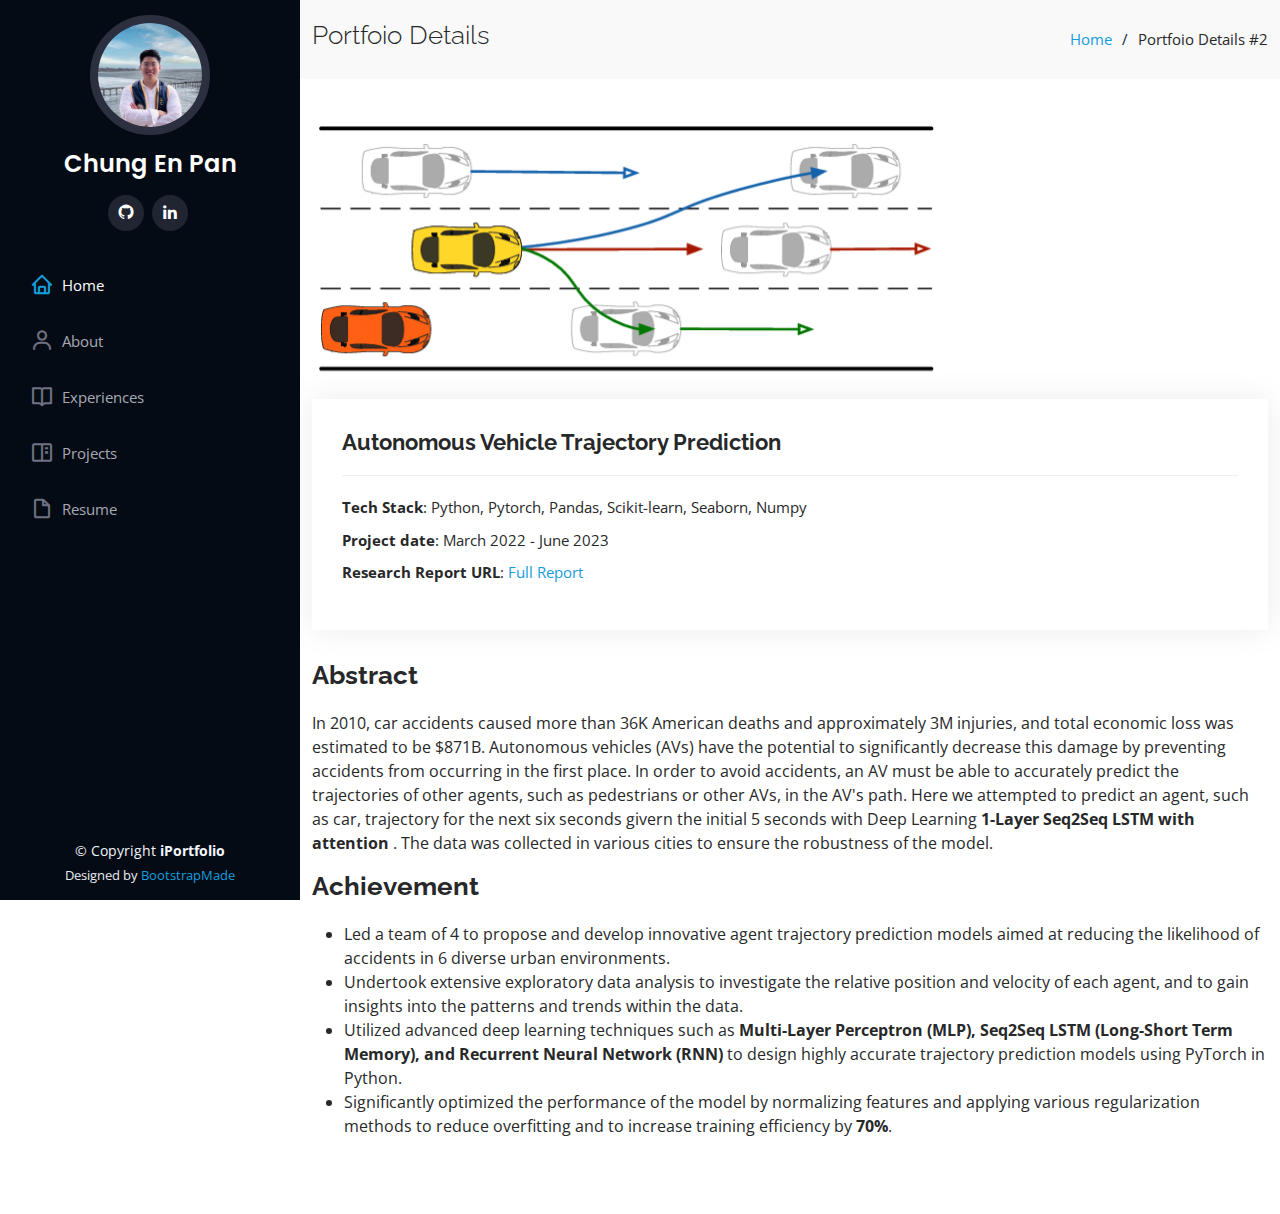
<file: av.html>
<!DOCTYPE html>
<html lang="en">

<head>
  <meta charset="utf-8">
  <meta content="width=device-width, initial-scale=1.0" name="viewport">

  <title>Project Details #2</title>
  <meta content="" name="description">
  <meta content="" name="keywords">

  <!-- Favicons -->
  <link href="assets/img/favicon.png" rel="icon">
  <link href="assets/img/apple-touch-icon.png" rel="apple-touch-icon">

  <!-- Google Fonts -->
  <link
    href="https://fonts.googleapis.com/css?family=Open+Sans:300,300i,400,400i,600,600i,700,700i|Raleway:300,300i,400,400i,500,500i,600,600i,700,700i|Poppins:300,300i,400,400i,500,500i,600,600i,700,700i"
    rel="stylesheet">

  <!-- Vendor CSS Files -->
  <link href="assets/vendor/aos/aos.css" rel="stylesheet">
  <link href="assets/vendor/bootstrap/css/bootstrap.min.css" rel="stylesheet">
  <link href="assets/vendor/bootstrap-icons/bootstrap-icons.css" rel="stylesheet">
  <link href="assets/vendor/boxicons/css/boxicons.min.css" rel="stylesheet">
  <link href="assets/vendor/glightbox/css/glightbox.min.css" rel="stylesheet">
  <link href="assets/vendor/swiper/swiper-bundle.min.css" rel="stylesheet">

  <!-- Template Main CSS File -->
  <link href="assets/css/style.css" rel="stylesheet">

  <!-- =======================================================
  * Template Name: iPortfolio
  * Updated: Mar 10 2023 with Bootstrap v5.2.3
  * Template URL: https://bootstrapmade.com/iportfolio-bootstrap-portfolio-websites-template/
  * Author: BootstrapMade.com
  * License: https://bootstrapmade.com/license/
  ======================================================== -->
</head>

<body>

  <!-- ======= Mobile nav toggle button ======= -->
  <i class="bi bi-list mobile-nav-toggle d-xl-none"></i>

  <!-- ======= Header ======= -->
  <header id="header">
    <div class="d-flex flex-column">

      <div class="profile">
        <img src="assets/img/profile_avatar.jpeg" alt="" class="img-fluid rounded-circle">
        <h1 class="text-light"><a href="index.html">Chung En Pan</a></h1>
        <div class="social-links mt-3 text-center">
          <!-- <a href="#" class="twitter"><i class="bx bxl-twitter"></i></a>
          <a href="#" class="facebook"><i class="bx bxl-facebook"></i></a>
          <a href="#" class="instagram"><i class="bx bxl-instagram"></i></a>
          <a href="#" class="google-plus"><i class="bx bxl-skype"></i></a>
          <a href="#" class="linkedin"><i class="bx bxl-linkedin"></i></a> -->
          <a href="https://github.com/cepan?tab=repositories" class="github"><i class="bx bxl-github"></i></a>
          <a href="https://www.linkedin.com/in/chungenpan/" class="linkedin"><i class="bx bxl-linkedin"></i></a>
        </div>
      </div>

      <nav id="navbar" class="nav-menu navbar">
        <ul>
          <li><a href="index.html#hero" class="nav-link scrollto active"><i class="bx bx-home"></i>
              <span>Home</span></a></li>
          <li><a href="index.html#about" class="nav-link scrollto"><i class="bx bx-user"></i> <span>About</span></a>
          </li>
          <li><a href="index.html#resume" class="nav-link scrollto"><i
                class='bx bx-book-open'></i><span>Experiences</span></a>
          </li>
          <li><a href="index.html#portfolio" class="nav-link scrollto"><i
                class="bx bx-book-content"></i><span>Projects</span></a>
          </li>
          <!-- <li><a href="#services" class="nav-link scrollto"><i class="bx bx-server"></i> <span>Services</span></a></li>
          <li><a href="#contact" class="nav-link scrollto"><i class="bx bx-envelope"></i> <span>Contact</span></a></li> -->
          <li><a href="https://drive.google.com/file/d/1pU8VttZKS7r6Z1XlAJk-YFLYmcA-Na4P/view?usp=sharing"
              class="nav-link scrollto" target="_blank
              "><i class="bx bx-file-blank"></i> <span>Resume</span></a></li>

        </ul>
      </nav><!-- .nav-menu -->
    </div>
  </header><!-- End Header -->

  <main id="main">

    <!-- ======= Breadcrumbs ======= -->
    <section id="breadcrumbs" class="breadcrumbs">
      <div class="container">

        <div class="d-flex justify-content-between align-items-center">
          <h2>Portfoio Details</h2>
          <ol>
            <li><a href="index.html">Home</a></li>
            <li>Portfoio Details #2</li>
          </ol>
        </div>

      </div>
    </section><!-- End Breadcrumbs -->

    <!-- ======= Portfolio Details Section ======= -->
    <section id="portfolio-details" class="portfolio-details">
      <div class="container">

        <div class="row gy-4">

          <div class="col-lg-8">
            <div class="portfolio-details-slider swiper">
              <div class="align-items-center">
                <!-- add "swiper-wrapper to make multiple images auto swipe" -->
                <div class="swiper-slide">
                  <img src="assets/img/portfolio/autovehicle.png" alt="">
                </div>

                <!-- <div class="swiper-slide">
                  <img src="assets/img/portfolio/portfolio-details-2.jpg" alt="">
                </div>

                <div class="swiper-slide">
                  <img src="assets/img/portfolio/portfolio-details-3.jpg" alt="">
                </div> -->

              </div>
              <div class="swiper-pagination"></div>
            </div>
          </div>

          <div class="col-lg-12">
            <div class="portfolio-info">
              <h3>Autonomous Vehicle Trajectory Prediction</h3>
              <ul>
                <li><strong>Tech Stack</strong>: Python, Pytorch, Pandas, Scikit-learn, Seaborn, Numpy</li>
                <li><strong>Project date</strong>: March 2022 - June 2023</li>
                <li><strong>Research Report URL</strong>: <a href="Autonomous_Vehicle_Trajectory_Prediction.pdf"
                    target="_blank">Full Report</a>
                </li>
              </ul>
            </div>
            <div class="portfolio-description">
              <h2>Abstract</h2>
              <p>
                In 2010, car accidents caused more than 36K American deaths and approximately 3M injuries, and total
                economic loss was estimated to be $871B. Autonomous vehicles (AVs) have the potential to
                significantly decrease this damage by preventing accidents from occurring in the first place. In order
                to avoid accidents, an AV must be able to accurately predict the trajectories of other agents, such as
                pedestrians or other AVs, in the AV's path. Here we attempted to predict an agent, such as car,
                trajectory for the next six seconds givern the initial 5 seconds with Deep Learning <strong>1-Layer
                  Seq2Seq LSTM with attention</strong> . The data was collected in various cities to ensure the
                robustness of the
                model.
              </p>
              <h2>Achievement</h2>
              <p>
              <ul>
                <li>Led a team of 4 to propose and develop innovative agent trajectory prediction models aimed at
                  reducing the likelihood of accidents in 6 diverse urban environments.</li>
                <li>Undertook extensive exploratory data analysis to investigate the relative position and velocity of
                  each agent, and to gain insights into the patterns and trends within the data.</li>
                <li>Utilized advanced deep learning techniques such as <strong>Multi-Layer Perceptron (MLP), Seq2Seq
                    LSTM (Long-Short Term Memory), and Recurrent Neural Network (RNN)</strong> to design highly accurate
                  trajectory prediction models using PyTorch in Python.</li>
                <li>Significantly optimized the performance of the model by normalizing features and applying various
                  regularization methods to reduce overfitting and to increase training efficiency by <strong>
                    70%</strong>.</li>
              </ul>
              </p>
            </div>
          </div>

        </div>

      </div>
    </section><!-- End Portfolio Details Section -->

  </main><!-- End #main -->

  <!-- ======= Footer ======= -->
  <footer id="footer">
    <div class="container">
      <div class="copyright">
        &copy; Copyright <strong><span>iPortfolio</span></strong>
      </div>
      <div class="credits">
        <!-- All the links in the footer should remain intact. -->
        <!-- You can delete the links only if you purchased the pro version. -->
        <!-- Licensing information: https://bootstrapmade.com/license/ -->
        <!-- Purchase the pro version with working PHP/AJAX contact form: https://bootstrapmade.com/iportfolio-bootstrap-portfolio-websites-template/ -->
        Designed by <a href="https://bootstrapmade.com/">BootstrapMade</a>
      </div>
    </div>
  </footer><!-- End  Footer -->

  <a href="#" class="back-to-top d-flex align-items-center justify-content-center"><i
      class="bi bi-arrow-up-short"></i></a>

  <!-- Vendor JS Files -->
  <script src="assets/vendor/purecounter/purecounter_vanilla.js"></script>
  <script src="assets/vendor/aos/aos.js"></script>
  <script src="assets/vendor/bootstrap/js/bootstrap.bundle.min.js"></script>
  <script src="assets/vendor/glightbox/js/glightbox.min.js"></script>
  <script src="assets/vendor/isotope-layout/isotope.pkgd.min.js"></script>
  <script src="assets/vendor/swiper/swiper-bundle.min.js"></script>
  <script src="assets/vendor/typed.js/typed.min.js"></script>
  <script src="assets/vendor/waypoints/noframework.waypoints.js"></script>
  <script src="assets/vendor/php-email-form/validate.js"></script>

  <!-- Template Main JS File -->
  <script src="assets/js/main.js"></script>

</body>

</html>
</file>
<file: assets/css/style.css>
/**
* Template Name: iPortfolio
* Updated: Mar 10 2023 with Bootstrap v5.2.3
* Template URL: https://bootstrapmade.com/iportfolio-bootstrap-portfolio-websites-template/
* Author: BootstrapMade.com
* License: https://bootstrapmade.com/license/
*/

/*--------------------------------------------------------------
# General
--------------------------------------------------------------*/
body {
  font-family: "Open Sans", sans-serif;
  color: #272829;
}

a {
  color: #149ddd;
  text-decoration: none;
}

a:hover {
  color: #37b3ed;
  text-decoration: none;
}

h1,
h2,
h3,
h4,
h5,
h6 {
  font-family: "Raleway", sans-serif;
}

/*--------------------------------------------------------------
# Back to top button
--------------------------------------------------------------*/
.back-to-top {
  position: fixed;
  visibility: hidden;
  opacity: 0;
  right: 15px;
  bottom: 15px;
  z-index: 996;
  background: #149ddd;
  width: 40px;
  height: 40px;
  border-radius: 50px;
  transition: all 0.4s;
}

.back-to-top i {
  font-size: 28px;
  color: #fff;
  line-height: 0;
}

.back-to-top:hover {
  background: #2eafec;
  color: #fff;
}

.back-to-top.active {
  visibility: visible;
  opacity: 1;
}

/*--------------------------------------------------------------
# Header
--------------------------------------------------------------*/
#header {
  position: fixed;
  top: 0;
  left: 0;
  bottom: 0;
  width: 300px;
  transition: all ease-in-out 0.5s;
  z-index: 9997;
  transition: all 0.5s;
  padding: 0 15px;
  background: #040b14;
  overflow-y: auto;
}

#header .profile img {
  margin: 15px auto;
  display: block;
  width: 120px;
  border: 8px solid #2c2f3f;
}

#header .profile h1 {
  font-size: 24px;
  margin: 0;
  padding: 0;
  font-weight: 600;
  -moz-text-align-last: center;
  text-align-last: center;
  font-family: "Poppins", sans-serif;
}

#header .profile h1 a,
#header .profile h1 a:hover {
  color: #fff;
  text-decoration: none;
}

#header .profile .social-links a {
  font-size: 18px;
  display: inline-block;
  background: #212431;
  color: #fff;
  line-height: 1;
  padding: 8px 0;
  margin-right: 4px;
  border-radius: 50%;
  text-align: center;
  width: 36px;
  height: 36px;
  transition: 0.3s;
}

#header .profile .social-links a:hover {
  background: #149ddd;
  color: #fff;
  text-decoration: none;
}

#main {
  margin-left: 300px;
}

@media (max-width: 1199px) {
  #header {
    left: -300px;
  }

  #main {
    margin-left: 0;
  }
}

/*--------------------------------------------------------------
# Navigation Menu
--------------------------------------------------------------*/
/* Desktop Navigation */
.nav-menu {
  padding: 30px 0 0 0;
}

.nav-menu * {
  margin: 0;
  padding: 0;
  list-style: none;
}

.nav-menu>ul>li {
  position: relative;
  white-space: nowrap;
}

.nav-menu a,
.nav-menu a:focus {
  display: flex;
  align-items: center;
  color: #a8a9b4;
  padding: 12px 15px;
  margin-bottom: 8px;
  transition: 0.3s;
  font-size: 15px;
}

.nav-menu a i,
.nav-menu a:focus i {
  font-size: 24px;
  padding-right: 8px;
  color: #6f7180;
}

.nav-menu a:hover,
.nav-menu .active,
.nav-menu .active:focus,
.nav-menu li:hover>a {
  text-decoration: none;
  color: #fff;
}

.nav-menu a:hover i,
.nav-menu .active i,
.nav-menu .active:focus i,
.nav-menu li:hover>a i {
  color: #149ddd;
}

/* Mobile Navigation */
.mobile-nav-toggle {
  position: fixed;
  right: 15px;
  top: 15px;
  z-index: 9998;
  border: 0;
  font-size: 24px;
  transition: all 0.4s;
  outline: none !important;
  background-color: #149ddd;
  color: #fff;
  width: 40px;
  height: 40px;
  display: inline-flex;
  align-items: center;
  justify-content: center;
  line-height: 0;
  border-radius: 50px;
  cursor: pointer;
}

.mobile-nav-active {
  overflow: hidden;
}

.mobile-nav-active #header {
  left: 0;
}

/*--------------------------------------------------------------
# Hero Section
--------------------------------------------------------------*/
#hero {
  width: 100%;
  height: 100vh;
  background: url("../img/hero-bg.jpeg") top center;
  background-size: cover;
}

#hero:before {
  content: "";
  background: rgba(5, 13, 24, 0.3);
  position: absolute;
  bottom: 0;
  top: 0;
  left: 0;
  right: 0;
  z-index: 1;
}

#hero .hero-container {
  position: relative;
  z-index: 2;
  min-width: 300px;
  top: 200px
}

#hero h1 {
  margin: 0 0 10px 0;
  font-size: 64px;
  font-weight: 700;
  line-height: 56px;
  color: #fff;
}

#hero p {
  color: #fff;
  margin-bottom: 50px;
  font-size: 26px;
  font-family: "Poppins", sans-serif;
}

#hero p span {
  color: #fff;
  padding-bottom: 4px;
  letter-spacing: 1px;
  border-bottom: 3px solid #149ddd;
}

@media (min-width: 1024px) {
  #hero {
    background-attachment: fixed;
  }
}

@media (max-width: 768px) {
  #hero h1 {
    font-size: 28px;
    line-height: 36px;
  }

  #hero h2 {
    font-size: 18px;
    line-height: 24px;
    margin-bottom: 30px;
  }
}

/*--------------------------------------------------------------
# Sections General
--------------------------------------------------------------*/
section {
  padding: 60px 0;
  overflow: hidden;
}

.section-bg {
  background: #f5f8fd;
}

.section-title {
  padding-bottom: 30px;
}

.section-title h2 {
  font-size: 32px;
  font-weight: bold;
  margin-bottom: 20px;
  padding-bottom: 20px;
  position: relative;
  color: #173b6c;
}

.section-title h2::after {
  content: "";
  position: absolute;
  display: block;
  width: 50px;
  height: 3px;
  background: #149ddd;
  bottom: 0;
  left: 0;
}

.section-title p {
  margin-bottom: 0;
}

/*--------------------------------------------------------------
# About
--------------------------------------------------------------*/
.about .content h3 {
  font-weight: 700;
  font-size: 26px;
  color: #173b6c;
}

.about .content ul {
  list-style: none;
  padding: 0;
}

.about .content ul li {
  margin-bottom: 20px;
  display: flex;
  align-items: center;
}

.about .content ul strong {
  margin-right: 10px;
}

.about .content ul i {
  font-size: 16px;
  margin-right: 5px;
  color: #149ddd;
  line-height: 0;
}

.about .content p:last-child {
  margin-bottom: 0;
}

/*--------------------------------------------------------------
# Facts
--------------------------------------------------------------*/
.facts {
  padding-bottom: 30px;
}

.facts .count-box {
  padding: 30px;
  width: 100%;
}

.facts .count-box i {
  display: block;
  font-size: 44px;
  color: #149ddd;
  float: left;
  line-height: 0;
}

.facts .count-box span {
  font-size: 48px;
  line-height: 40px;
  display: block;
  font-weight: 700;
  color: #050d18;
  margin-left: 60px;
}

.facts .count-box p {
  padding: 15px 0 0 0;
  margin: 0 0 0 60px;
  font-family: "Raleway", sans-serif;
  font-size: 14px;
  color: #122f57;
}

.facts .count-box a {
  font-weight: 600;
  display: block;
  margin-top: 20px;
  color: #122f57;
  font-size: 15px;
  font-family: "Poppins", sans-serif;
  transition: ease-in-out 0.3s;
}

.facts .count-box a:hover {
  color: #1f5297;
}

/*--------------------------------------------------------------
# Akills
--------------------------------------------------------------*/
.skills .progress {
  height: 60px;
  display: block;
  background: none;
  border-radius: 0;
}

.skills .progress .skill {
  padding: 0;
  margin: 0 0 6px 0;
  text-transform: uppercase;
  display: block;
  font-weight: 600;
  font-family: "Poppins", sans-serif;
  color: #050d18;
}

.skills .progress .skill .val {
  float: right;
  font-style: normal;
}

.skills .progress-bar-wrap {
  background: #dce8f8;
  height: 10px;
}

.skills .progress-bar {
  width: 1px;
  height: 10px;
  transition: 0.9s;
  background-color: #149ddd;
}

.skills-tools .skills-list {
  list-style: none;
  padding: 0;
  margin: 0;
  font-family: "Poppins", sans-serif;
}

.skills-tools .skills-list li {
  margin-bottom: 10px;
  font-size: 16px;
  color: #050d18;
  position: relative;
  padding-left: 25px;
}

.skills-tools .skills-list li::before {
  content: "\f00c";
  font-family: FontAwesome;
  position: absolute;
  left: 0;
  top: 0;
  color: #149ddd;
  font-size: 14px;
}

/*--------------------------------------------------------------
# Resume
--------------------------------------------------------------*/
.resume .resume-title {
  font-size: 26px;
  font-weight: 700;
  margin-top: 20px;
  margin-bottom: 20px;
  color: #050d18;
}

.resume .resume-item {
  padding: 0 0 20px 20px;
  margin-top: -2px;
  border-left: 2px solid #1f5297;
  position: relative;
}

.resume .resume-item h4 {
  line-height: 18px;
  font-size: 18px;
  font-weight: 600;
  text-transform: uppercase;
  font-family: "Poppins", sans-serif;
  color: #050d18;
  margin-bottom: 10px;
}

.resume .resume-item h5 {
  font-size: 16px;
  background: #e4edf9;
  padding: 5px 15px;
  display: inline-block;
  font-weight: 600;
  margin-bottom: 10px;
}

.resume .resume-item ul {
  padding-left: 20px;
}

.resume .resume-item ul li {
  padding-bottom: 10px;
}

.resume .resume-item:last-child {
  padding-bottom: 0;
}

.resume .resume-item::before {
  content: "";
  position: absolute;
  width: 16px;
  height: 16px;
  border-radius: 50px;
  left: -9px;
  top: 0;
  background: #fff;
  border: 2px solid #1f5297;
}

/*--------------------------------------------------------------
# Portfolio
--------------------------------------------------------------*/
.portfolio .portfolio-item {
  margin-bottom: 30px;
}

.portfolio #portfolio-flters {
  padding: 0;
  margin: 0 auto 35px auto;
  list-style: none;
  text-align: center;
  background: #fff;
  border-radius: 50px;
  padding: 2px 15px;
}

.portfolio #portfolio-flters li {
  cursor: pointer;
  display: inline-block;
  padding: 10px 15px 8px 15px;
  font-size: 14px;
  font-weight: 600;
  line-height: 1;
  text-transform: uppercase;
  color: #272829;
  margin-bottom: 5px;
  transition: all 0.3s ease-in-out;
}

.portfolio #portfolio-flters li:hover,
.portfolio #portfolio-flters li.filter-active {
  color: #149ddd;
}

.portfolio #portfolio-flters li:last-child {
  margin-right: 0;
}

.portfolio .portfolio-wrap {
  transition: 0.3s;
  position: relative;
  overflow: hidden;
  z-index: 1;
}

.portfolio .portfolio-wrap::before {
  content: attr(data-text);
  display: flex;
  /* add this */
  align-items: center;
  /* add this */
  justify-content: center;
  background: rgba(255, 255, 255, 0.7);
  position: absolute;
  left: 0;
  right: 0;
  top: 0;
  bottom: 0;
  transition: all ease-in-out 0.3s;
  z-index: 2;
  opacity: 0;

  font-size: medium;
  font-weight: bold;
}

.portfolio .portfolio-wrap .portfolio-links {
  opacity: 1;
  left: 0;
  right: 0;
  bottom: -60px;
  z-index: 3;
  position: absolute;
  transition: all ease-in-out 0.3s;
  display: flex;
  justify-content: center;
}

.portfolio .portfolio-wrap .portfolio-links a {
  color: #fff;
  font-size: 28px;
  text-align: center;
  background: rgba(20, 157, 221, 0.75);
  transition: 0.3s;
  width: 50%;
}

.portfolio .portfolio-wrap .portfolio-links a:hover {
  background: rgba(20, 157, 221, 0.95);
}

.portfolio .portfolio-wrap .portfolio-links a+a {
  border-left: 1px solid #37b3ed;
}

.portfolio .portfolio-wrap:hover::before {
  top: 0;
  left: 0;
  right: 0;
  bottom: 0;
  opacity: 1;
}

.portfolio .portfolio-wrap:hover .portfolio-links {
  opacity: 1;
  bottom: 0;
}

/*--------------------------------------------------------------
# Portfolio Details
--------------------------------------------------------------*/
.portfolio-details {
  padding-top: 40px;
}

.portfolio-details .portfolio-details-slider img {
  width: 100%;
}

.portfolio-details .portfolio-details-slider .swiper-pagination {
  margin-top: 20px;
  position: relative;
}

.portfolio-details .portfolio-details-slider .swiper-pagination .swiper-pagination-bullet {
  width: 12px;
  height: 12px;
  background-color: #fff;
  opacity: 1;
  border: 1px solid #149ddd;
}

.portfolio-details .portfolio-details-slider .swiper-pagination .swiper-pagination-bullet-active {
  background-color: #149ddd;
}

.portfolio-details .portfolio-info {
  padding: 30px;
  box-shadow: 0px 0 30px rgba(5, 13, 24, 0.08);
}

.portfolio-details .portfolio-info h3 {
  font-size: 22px;
  font-weight: 700;
  margin-bottom: 20px;
  padding-bottom: 20px;
  border-bottom: 1px solid #eee;
}

.portfolio-details .portfolio-info ul {
  list-style: none;
  padding: 0;
  font-size: 15px;
}

.portfolio-details .portfolio-info ul li+li {
  margin-top: 10px;
}

.portfolio-details .portfolio-description {
  padding-top: 30px;
}

.portfolio-details .portfolio-description h2 {
  font-size: 26px;
  font-weight: 700;
  margin-bottom: 20px;
}

.portfolio-details .portfolio-description p {
  padding: 0;
}

/*--------------------------------------------------------------
# Services
--------------------------------------------------------------*/
.services .icon-box {
  margin-bottom: 20px;
}

.services .icon {
  float: left;
  display: flex;
  align-items: center;
  justify-content: center;
  width: 54px;
  height: 54px;
  background: #149ddd;
  border-radius: 50%;
  transition: 0.5s;
  border: 1px solid #149ddd;
}

.services .icon i {
  color: #fff;
  font-size: 24px;
  line-height: 0;
}

.services .icon-box:hover .icon {
  background: #fff;
}

.services .icon-box:hover .icon i {
  color: #149ddd;
}

.services .title {
  margin-left: 80px;
  font-weight: 700;
  margin-bottom: 15px;
  font-size: 18px;
}

.services .title a {
  color: #343a40;
}

.services .title a:hover {
  color: #149ddd;
}

.services .description {
  margin-left: 80px;
  line-height: 24px;
  font-size: 14px;
}




/*--------------------------------------------------------------
# Testimonials
--------------------------------------------------------------*/
.testimonials .testimonials-carousel,
.testimonials .testimonials-slider {
  overflow: hidden;
}

.testimonials .testimonial-item {
  box-sizing: content-box;
  text-align: center;
  min-height: 320px;
}

.testimonials .testimonial-item .testimonial-img {
  width: 90px;
  border-radius: 50%;
  margin: 0 auto;
}

.testimonials .testimonial-item h3 {
  font-size: 18px;
  font-weight: bold;
  margin: 10px 0 5px 0;
  color: #111;
}

.testimonials .testimonial-item h4 {
  font-size: 14px;
  color: #999;
  margin: 0;
}

.testimonials .testimonial-item .quote-icon-left,
.testimonials .testimonial-item .quote-icon-right {
  color: #c3e8fa;
  font-size: 26px;
}

.testimonials .testimonial-item .quote-icon-left {
  display: inline-block;
  left: -5px;
  position: relative;
}

.testimonials .testimonial-item .quote-icon-right {
  display: inline-block;
  right: -5px;
  position: relative;
  top: 10px;
}

.testimonials .testimonial-item p {
  font-style: italic;
  margin: 0 15px 15px 15px;
  padding: 20px;
  background: #fff;
  position: relative;
  margin-bottom: 35px;
  border-radius: 6px;
  box-shadow: 0px 2px 15px rgba(0, 0, 0, 0.1);
}

.testimonials .testimonial-item p::after {
  content: "";
  width: 0;
  height: 0;
  border-top: 20px solid #fff;
  border-right: 20px solid transparent;
  border-left: 20px solid transparent;
  position: absolute;
  bottom: -20px;
  left: calc(50% - 20px);
}

.testimonials .swiper-pagination {
  margin-top: 20px;
  position: relative;
}

.testimonials .swiper-pagination .swiper-pagination-bullet {
  width: 12px;
  height: 12px;
  background-color: #fff;
  opacity: 1;
  border: 1px solid #149ddd;
}

.testimonials .swiper-pagination .swiper-pagination-bullet-active {
  background-color: #149ddd;
}

/*--------------------------------------------------------------
# Contact
--------------------------------------------------------------*/
.contact {
  padding-bottom: 130px;
}

.contact .info {
  padding: 30px;
  background: #fff;
  width: 100%;
  box-shadow: 0 0 24px 0 rgba(0, 0, 0, 0.12);
}

.contact .info i {
  font-size: 20px;
  color: #149ddd;
  float: left;
  width: 44px;
  height: 44px;
  background: #dff3fc;
  display: flex;
  justify-content: center;
  align-items: center;
  border-radius: 50px;
  transition: all 0.3s ease-in-out;
}

.contact .info h4 {
  padding: 0 0 0 60px;
  font-size: 22px;
  font-weight: 600;
  margin-bottom: 5px;
  color: #050d18;
}

.contact .info p {
  padding: 0 0 10px 60px;
  margin-bottom: 20px;
  font-size: 14px;
  color: #173b6c;
}

.contact .info .email p {
  padding-top: 5px;
}

.contact .info .social-links {
  padding-left: 60px;
}

.contact .info .social-links a {
  font-size: 18px;
  display: inline-block;
  background: #333;
  color: #fff;
  line-height: 1;
  padding: 8px 0;
  border-radius: 50%;
  text-align: center;
  width: 36px;
  height: 36px;
  transition: 0.3s;
  margin-right: 10px;
}

.contact .info .social-links a:hover {
  background: #149ddd;
  color: #fff;
}

.contact .info .email:hover i,
.contact .info .address:hover i,
.contact .info .phone:hover i {
  background: #149ddd;
  color: #fff;
}

.contact .php-email-form {
  width: 100%;
  padding: 30px;
  background: #fff;
  box-shadow: 0 0 24px 0 rgba(0, 0, 0, 0.12);
}

.contact .php-email-form .form-group {
  padding-bottom: 8px;
}

.contact .php-email-form .validate {
  display: none;
  color: red;
  margin: 0 0 15px 0;
  font-weight: 400;
  font-size: 13px;
}

.contact .php-email-form .error-message {
  display: none;
  color: #fff;
  background: #ed3c0d;
  text-align: left;
  padding: 15px;
  font-weight: 600;
}

.contact .php-email-form .error-message br+br {
  margin-top: 25px;
}

.contact .php-email-form .sent-message {
  display: none;
  color: #fff;
  background: #18d26e;
  text-align: center;
  padding: 15px;
  font-weight: 600;
}

.contact .php-email-form .loading {
  display: none;
  background: #fff;
  text-align: center;
  padding: 15px;
}

.contact .php-email-form .loading:before {
  content: "";
  display: inline-block;
  border-radius: 50%;
  width: 24px;
  height: 24px;
  margin: 0 10px -6px 0;
  border: 3px solid #18d26e;
  border-top-color: #eee;
  animation: animate-loading 1s linear infinite;
}

.contact .php-email-form .form-group {
  margin-bottom: 15px;
}

.contact .php-email-form label {
  padding-bottom: 8px;
}

.contact .php-email-form input,
.contact .php-email-form textarea {
  border-radius: 0;
  box-shadow: none;
  font-size: 14px;
}

.contact .php-email-form input {
  height: 44px;
}

.contact .php-email-form textarea {
  padding: 10px 15px;
}

.contact .php-email-form button[type=submit] {
  background: #149ddd;
  border: 0;
  padding: 10px 24px;
  color: #fff;
  transition: 0.4s;
  border-radius: 4px;
}

.contact .php-email-form button[type=submit]:hover {
  background: #37b3ed;
}

@keyframes animate-loading {
  0% {
    transform: rotate(0deg);
  }

  100% {
    transform: rotate(360deg);
  }
}

/*--------------------------------------------------------------
# Breadcrumbs
--------------------------------------------------------------*/
.breadcrumbs {
  padding: 20px 0;
  background: #f9f9f9;
}

.breadcrumbs h2 {
  font-size: 26px;
  font-weight: 300;
}

.breadcrumbs ol {
  display: flex;
  flex-wrap: wrap;
  list-style: none;
  padding: 0;
  margin: 0;
  font-size: 15px;
}

.breadcrumbs ol li+li {
  padding-left: 10px;
}

.breadcrumbs ol li+li::before {
  display: inline-block;
  padding-right: 10px;
  color: #0e2442;
  content: "/";
}

@media (max-width: 768px) {
  .breadcrumbs .d-flex {
    display: block !important;
  }

  .breadcrumbs ol {
    display: block;
  }

  .breadcrumbs ol li {
    display: inline-block;
  }
}

/*--------------------------------------------------------------
# Footer
--------------------------------------------------------------*/
#footer {
  padding: 15px;
  color: #f4f6fd;
  font-size: 14px;
  position: fixed;
  left: 0;
  bottom: 0;
  width: 300px;
  z-index: 9999;
  background: #040b14;
}

#footer .copyright {
  text-align: center;
}

#footer .credits {
  padding-top: 5px;
  text-align: center;
  font-size: 13px;
  color: #eaebf0;
}

@media (max-width: 1199px) {
  #footer {
    position: static;
    width: auto;
    padding-right: 20px 15px;
  }
}
</file>
